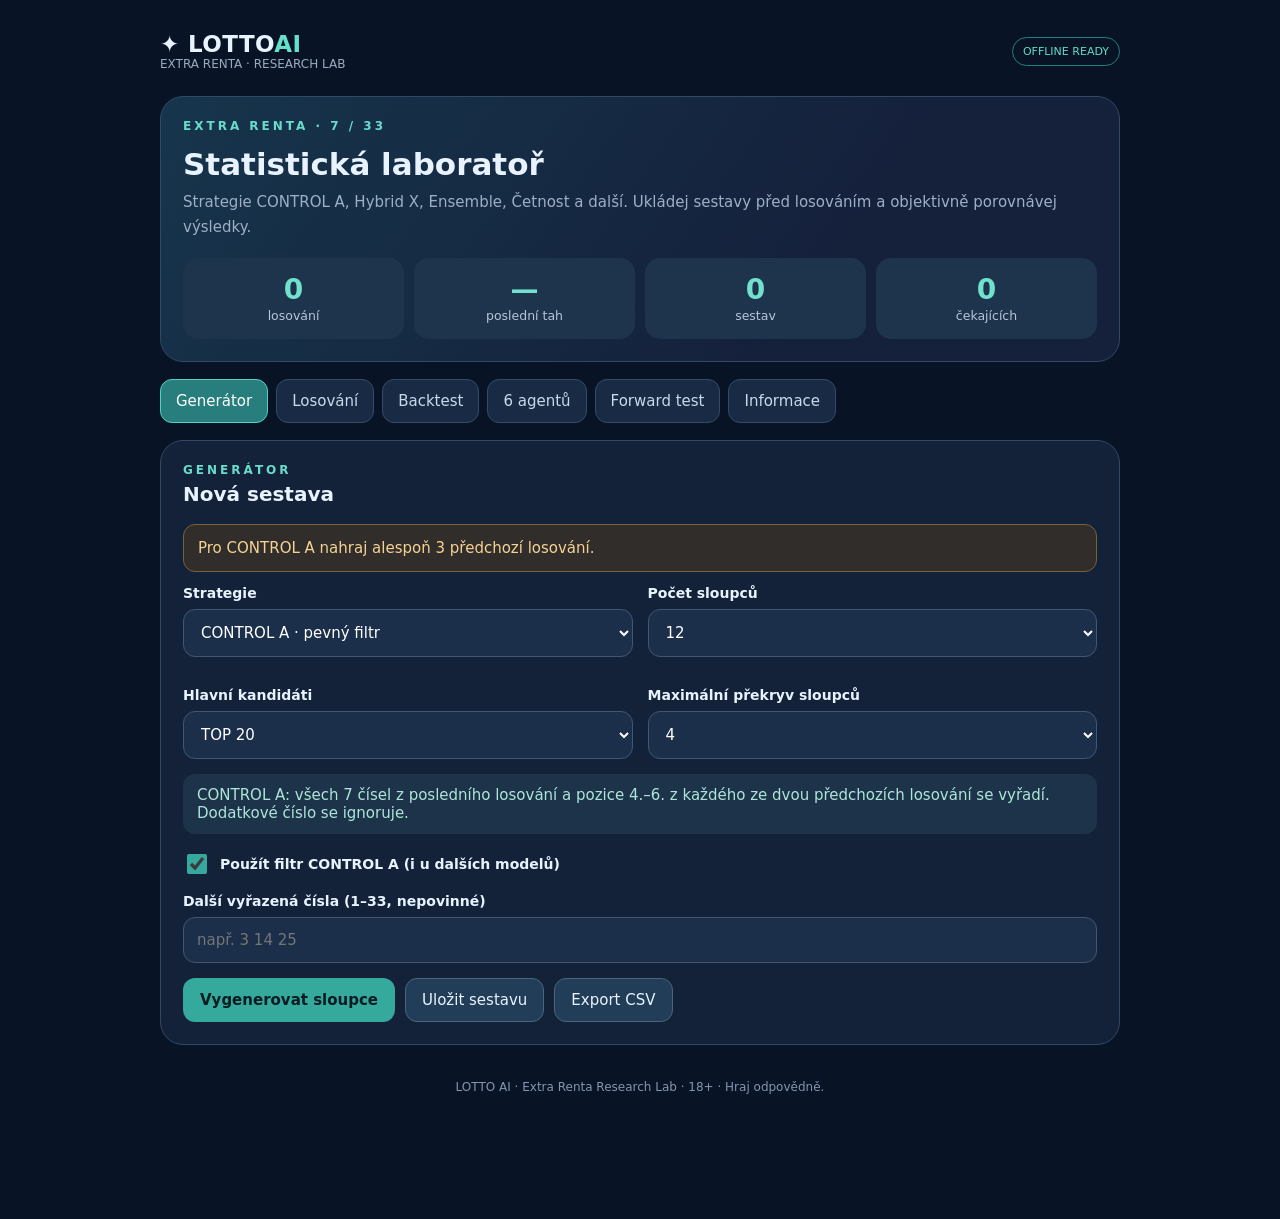
<file: index.html>
<!doctype html><html lang="cs"><head><meta charset="utf-8"><meta name="viewport" content="width=device-width,initial-scale=1"><meta name="theme-color" content="#091326"><meta name="description" content="LOTTO AI Extra Renta – statistická laboratoř"><link rel="manifest" href="manifest.webmanifest"><title>LOTTO AI · Extra Renta</title><style>
:root{font-family:Inter,system-ui,Arial,sans-serif;color:#e9f3ff;background:#091326;font-size:15px}*{box-sizing:border-box}body{margin:0}.shell{max-width:990px;margin:auto;padding:18px 15px 90px}.header{display:flex;align-items:center;justify-content:space-between;gap:12px;padding:13px 0 25px}.logo{font-weight:850;letter-spacing:.4px;font-size:23px}.logo span,.teal{color:#64e0cb}.subtitle{color:#9aabc1;font-size:12px}.tag{color:#60dbc8;border:1px solid #247d80;border-radius:99px;padding:7px 10px;font-size:11px}.hero,.panel{background:#132239;border:1px solid #304966;border-radius:23px;padding:22px;margin-bottom:17px}.hero{background:linear-gradient(125deg,#16354c,#15203b 70%)}.eyebrow{letter-spacing:3px;font-size:12px;font-weight:800;color:#69dbca}.hero h1{font-size:31px;margin:13px 0 8px}.muted{color:#9eafc6;line-height:1.65}.tabs{display:flex;gap:8px;overflow:auto;margin-bottom:17px}.tab{border:1px solid #344b67;background:#192b44;color:#c7daea;border-radius:12px;padding:12px 15px;white-space:nowrap;cursor:pointer}.tab.active{background:#277e7c;color:#fff;border-color:#4fd1c4}.panel h2{font-size:20px;margin:5px 0 18px}.hidden{display:none!important}.grid{display:grid;grid-template-columns:repeat(2,minmax(0,1fr));gap:15px}.field{display:flex;flex-direction:column;gap:8px;margin-bottom:15px}label{font-weight:650;font-size:14px}select,input,textarea{min-width:0;width:100%;border-radius:12px;border:1px solid #405774;background:#1b2f4a;color:#fff;padding:13px;font:inherit}textarea{min-height:85px}select:focus,input:focus,textarea:focus{outline:2px solid #68dacc}button{font:inherit;cursor:pointer}.primary{background:#36a99d;color:#081c24;border:none;border-radius:12px;padding:13px 17px;font-weight:850}.secondary{background:#223d58;color:#e9f3ff;border:1px solid #49677c;border-radius:12px;padding:12px 16px}.danger{background:#432733;color:#ffc7cb;border:1px solid #704254;border-radius:12px;padding:10px 14px}.btns{display:flex;gap:10px;flex-wrap:wrap}.ball{display:inline-flex;align-items:center;justify-content:center;border-radius:50%;width:42px;height:42px;background:#e7eefc;color:#18243d;font-size:17px;font-weight:850;box-shadow:inset 0 -4px #bbc9d8}.ball.bonus{background:#ebbf65;color:#493108;box-shadow:inset 0 -4px #b08b47}.ball.hit{background:#68e1b1;box-shadow:inset 0 -4px #3ba786}.balls{display:flex;align-items:center;gap:7px;flex-wrap:wrap}.ticket{background:#101d30;border:1px solid #344e69;border-radius:17px;padding:15px;margin:12px 0}.ticket-head{display:flex;justify-content:space-between;gap:12px;margin-bottom:13px}.caption{color:#a9bbd0;font-size:13px}.stats{display:grid;grid-template-columns:repeat(4,minmax(0,1fr));gap:10px}.stat{background:#1d344c;border-radius:15px;padding:15px;text-align:center}.stat strong{color:#71e1cd;display:block;font-size:28px}.stat small{color:#b7c6d9}.alert{padding:14px;border:1px solid #786233;background:#312d2b;border-radius:12px;color:#f4d394;margin:13px 0}.good{border-color:#267969;background:#123b39;color:#83e8c8}.tiny{font-size:12px}.checkbox{display:flex;align-items:center;gap:10px;margin:7px 0 16px}.checkbox input{width:20px;height:20px;accent-color:#35a99e}.line{border-top:1px solid #30445d;margin:22px 0}.rlist{max-height:300px;overflow:auto}.rowitem{display:flex;align-items:center;justify-content:space-between;gap:10px;border-bottom:1px solid #293c54;padding:12px 0}.foot{text-align:center;color:#8396af;font-size:12px;margin:35px 0}.preset{background:#1d334a;padding:12px 14px;border-radius:12px;color:#aee5d9;margin-bottom:17px}.pill{padding:4px 8px;border-radius:12px;background:#234a4d;color:#80e7d1;font-size:12px}.flex{display:flex;align-items:center;gap:10px;flex-wrap:wrap}@media(max-width:520px){.grid{grid-template-columns:1fr}.stats{grid-template-columns:repeat(2,minmax(0,1fr))}.hero h1{font-size:26px}.ball{width:34px;height:34px;font-size:14px}.shell{padding-inline:12px}.panel{padding:16px}.tabs{margin-inline:-12px;padding:0 12px}}@media(min-width:700px){.ball{width:43px;height:43px}}
</style><link rel="stylesheet" href="agent-team.css?v=22"></head><body><main class="shell"><header class="header"><div><div class="logo">✦ LOTTO<span>AI</span></div><div class="subtitle">EXTRA RENTA · RESEARCH LAB</div></div><span class="tag">OFFLINE READY</span></header><section class="hero"><div class="eyebrow">EXTRA RENTA · 7 / 33</div><h1>Statistická laboratoř</h1><div class="muted">Strategie CONTROL A, Hybrid X, Ensemble, Četnost a další. Ukládej sestavy před losováním a objektivně porovnávej výsledky.</div><div class="stats" style="margin-top:18px"><div class="stat"><strong id="count">0</strong><small>losování</small></div><div class="stat"><strong id="last">—</strong><small>poslední tah</small></div><div class="stat"><strong id="savedCount">0</strong><small>sestav</small></div><div class="stat"><strong id="pending">0</strong><small>čekajících</small></div></div></section><nav class="tabs" aria-label="Sekce"><button class="tab active" data-tab="generator">Generátor</button><button class="tab" data-tab="data">Losování</button><button class="tab" data-tab="backtest">Backtest</button><button class="tab" data-tab="agents">6 agentů</button><button class="tab" data-tab="forward">Forward test</button><button class="tab" data-tab="info">Informace</button></nav>
<section class="panel screen" id="generator"><div class="eyebrow">GENERÁTOR</div><h2>Nová sestava</h2><div id="dataNotice" class="alert">Nejprve přidej historii losování do sekce Losování.</div><div class="grid"><div class="field"><label for="strategy">Strategie</label><select id="strategy"><option value="control">CONTROL A · pevný filtr</option><option value="hybrid">LOTTO HYBRID X</option><option value="ensemble">LOTTO Ensemble AI</option><option value="frequency">Četnost</option><option value="trend">Trend 5/75</option><option value="anti">Antitrend 20/100 LOW</option><option value="random">Náhodný benchmark</option></select></div><div class="field"><label for="columns">Počet sloupců</label><select id="columns"><option>4</option><option>6</option><option>8</option><option selected>12</option></select></div><div class="field"><label for="candidates">Hlavní kandidáti</label><select id="candidates"><option value="16">TOP 16</option><option value="20" selected>TOP 20</option><option value="24">TOP 24</option><option value="33">Všechna dostupná čísla</option></select></div><div class="field"><label for="overlap">Maximální překryv sloupců</label><select id="overlap"><option>3</option><option selected>4</option><option>5</option><option>6</option></select></div></div><div class="preset" id="filterDescription">CONTROL A: všech 7 čísel z posledního losování a pozice 4.–6. z každého ze dvou předchozích losování se vyřadí. Dodatkové číslo se ignoruje.</div><label class="checkbox"><input type="checkbox" id="applyControl" checked> Použít filtr CONTROL A (i u dalších modelů)</label><div class="field"><label for="excluded">Další vyřazená čísla (1–33, nepovinné)</label><input id="excluded" placeholder="např. 3 14 25"></div><div class="btns"><button class="primary" id="generate">Vygenerovat sloupce</button><button class="secondary" id="save" disabled>Uložit sestavu</button><button class="secondary" id="export" disabled>Export CSV</button></div><div id="generated"></div></section>
<section class="panel screen hidden" id="data"><div class="eyebrow">HISTORIE</div><h2>Výsledky losování</h2><div class="muted">Přidávej skutečné výsledky. Dodatkové číslo ukládáme zvlášť a nikdy ho nemícháme mezi 7 hlavních čísel.</div><div class="line"></div><h3>Ručně přidat losování</h3><div class="grid"><div class="field"><label for="date">Datum</label><input type="date" id="date"></div><div class="field"><label for="bonus">Dodatkové číslo</label><input type="number" id="bonus" min="1" max="33" placeholder="1–33"></div></div><div class="field"><label for="numbers">7 hlavních čísel</label><input id="numbers" placeholder="např. 1 2 9 13 17 18 28"></div><button class="primary" id="addDraw">Přidat / opravit výsledek</button><div class="line"></div><h3>Import CSV</h3><p class="muted tiny">Podporované sloupce: <code>datum;c1;c2;c3;c4;c5;c6;c7;bonus</code> (také oddělovač čárka). První řádek může obsahovat názvy. CSV lze exportovat a později obnovit.</p><div class="field"><input type="file" id="import" accept=".csv,text/csv"></div><div class="btns"><button class="secondary" id="exportHistory">Export historie CSV</button><button class="secondary" id="seed">Načíst ukázková ověřená losování</button></div><p class="muted tiny">Ukázková data obsahují několik starších výsledků a nejsou aktuálním úplným archivem. Automatické načítání zatím není zapojené.</p><div id="draws" class="rlist"></div></section>
<section class="panel screen hidden" id="backtest"><div class="eyebrow">ANALÝZA</div><h2>Walk-forward backtest</h2><p class="muted tiny">Celá historie = každý testovatelný tah od čtvrtého; první tři tahy slouží jako vstupní trénovací historie. Skutečné výsledky se nikdy nevymýšlejí.</p><p class="muted">Každý test simuluje minulost: strategie vidí výhradně dřívější tahy. Výsledky jsou experimentální, nikoliv předpověď budoucnosti.</p><div class="grid"><div class="field"><label for="btStrategy">Strategie</label><select id="btStrategy"><option value="control">CONTROL A</option><option value="hybrid">HYBRID X</option><option value="ensemble">Ensemble AI</option><option value="frequency">Četnost</option><option value="trend">Trend 5/75</option><option value="anti">Antitrend</option><option value="random">Náhodně</option></select></div><div class="field"><label for="btN">Počet testovaných tahů</label><select id="btN"><option value="all" selected>Celá dostupná historie (od 4. tahu)</option><option>20</option><option>50</option><option>100</option><option>250</option><option>500</option><option>800</option><option>1000</option></select></div></div><label class="checkbox"><input type="checkbox" id="btControl" checked> Použít CONTROL A filtr</label><button class="primary" id="runBt">Spustit backtest (12 sloupců)</button><div id="btResult"></div></section>

<section class="panel screen hidden" id="agents"><div class="eyebrow">EXTRA RENTA AI 2.2</div><h2>6 analytických agentů</h2><p class="muted tiny">Režim Celá dostupná historie automaticky otestuje každý tah počínaje čtvrtým. První tři slouží pouze pro inicializaci filtru CONTROL A. Výsledky modelů jsou historické simulace, ne předpověď.</p><p class="muted">Researcher → Data Analyst → Strategist → Coder → Risk Manager → Boss. Jde o místní výpočetní moduly, nikoli vzdálené jazykové AI modely. Výsledkem je výhradně simulovaný tiket.</p><div class="alert" id="agentArchiveStatus">Načítám stav archivu…</div><div class="agent-actions"><button class="secondary" id="agentLoadArchive" type="button">Načíst přiložený archiv 2021–2026</button><button class="secondary" id="agentForward" type="button">Otevřít Forward test</button></div><p class="agent-explainer">Import doplňuje historii do tohoto zařízení, nevymaže uložené sestavy. Archiv z balíčku může být starší než současný výsledek; před potvrzením jej zkontroluj.</p><div class="grid"><div class="field"><label for="agentMethod">Strategie</label><select id="agentMethod"><option value="control">CONTROL A</option><option value="hybrid">HYBRID X</option><option value="ensemble">Ensemble AI</option><option value="frequency">Četnost</option><option value="trend">Trend 5/75</option><option value="anti">Antitrend</option><option value="random">Náhoda</option></select></div><div class="field"><label for="agentColumns">Počet sloupců</label><select id="agentColumns"><option>4</option><option>6</option><option>8</option><option selected>12</option></select></div><div class="field"><label for="agentCandidates">Hlavní kandidáti</label><select id="agentCandidates"><option>12</option><option>16</option><option selected>20</option><option>24</option><option>33</option></select></div><div class="field"><label for="agentOverlap">Max. překryv</label><select id="agentOverlap"><option>3</option><option selected>4</option><option>5</option><option>6</option></select></div><div class="field"><label for="agentTestN">Backtest</label><select id="agentTestN"><option value="all" selected>Celá dostupná historie (od 4. tahu)</option><option>30</option><option>50</option><option>100</option><option>200</option><option>500</option><option>800</option><option>1000</option></select></div></div><label class="checkbox"><input id="agentControl" type="checkbox" checked> Použít CONTROL A (vyřadit posledních 7 čísel a pozice 4, 5, 6 ze dvou předchozích tahů)</label><div class="field"><label for="agentExclude">Další vyloučená čísla (nepovinné)</label><input id="agentExclude" placeholder="např. 6 14 25" inputmode="text"></div><label class="checkbox"><input id="agentConfirmed" type="checkbox"> Potvrzuji, že jsem historii porovnal s oficiálními výsledky</label><p class="agent-explainer">Toto potvrzení provádí uživatel. Aplikace pravost archivu sama neověřuje. Bonus se při tvorbě CONTROL A ignoruje a pro starší losování může chybět.</p><div class="agent-actions"><button class="primary" type="button" id="runAgents">Spustit 6 agentů</button><button class="secondary" type="button" id="agentExport" disabled>Export protokolu</button><button class="secondary" type="button" id="agentSave" disabled>Uložit do čekajících tiketů</button></div><div class="agent-status" id="agentStatus" role="status" aria-live="polite">Připraveno k analýze.</div><div id="agentResults"></div></section>
<section class="panel screen hidden" id="forward"><div class="eyebrow">FORWARD TEST</div><h2>Uložené sestavy</h2><p class="muted">Sestavy se vyhodnotí až při přidání skutečného losování po datu, ze kterého byly vytvořeny. Uložení je lokální v tomto prohlížeči.</p><div id="forwardSummary" class="stats"></div><div id="sets"></div><div class="line"></div><div class="btns"><button class="secondary" id="exportBackup">Záloha dat JSON</button><label class="secondary" style="cursor:pointer">Obnovit zálohu <input id="restore" type="file" accept=".json" style="display:none"></label></div></section>
<section class="panel screen hidden" id="info"><div class="eyebrow">PRAVIDLA</div><h2>Extra Renta · 7 z 33</h2><p class="muted">Hlavní výhra: 7 zásahů. Další výherní pořadí: 6 + dodatkové, 6, 5, 4 nebo 3 hlavní čísla. Program při shodě šesti hlavních čísel přihlíží k dodatkovému číslu.</p><p class="muted">Běžné losování pondělí a čtvrtek, někdy mimořádně. Počet sloupců v této výzkumné aplikaci neodpovídá nutně počtu sloupců jedné oficiální sázenky. Jeden sloupec stojí podle typu sázky 25 nebo 50 Kč.</p><div class="alert">Statistické metody a filtry nezvyšují prokazatelně pravděpodobnost konkrétní kombinace. Každá sedmice má při férovém losování stejnou šanci.</div><p class="muted tiny">Neoficiální analytická aplikace. Není spojena s provozovatelem loterie Allwyn.</p></section><footer class="foot">LOTTO AI · Extra Renta Research Lab · 18+ · Hraj odpovědně.</footer></main><script type="module" src="app.js?v=22"></script></body></html>
</file>
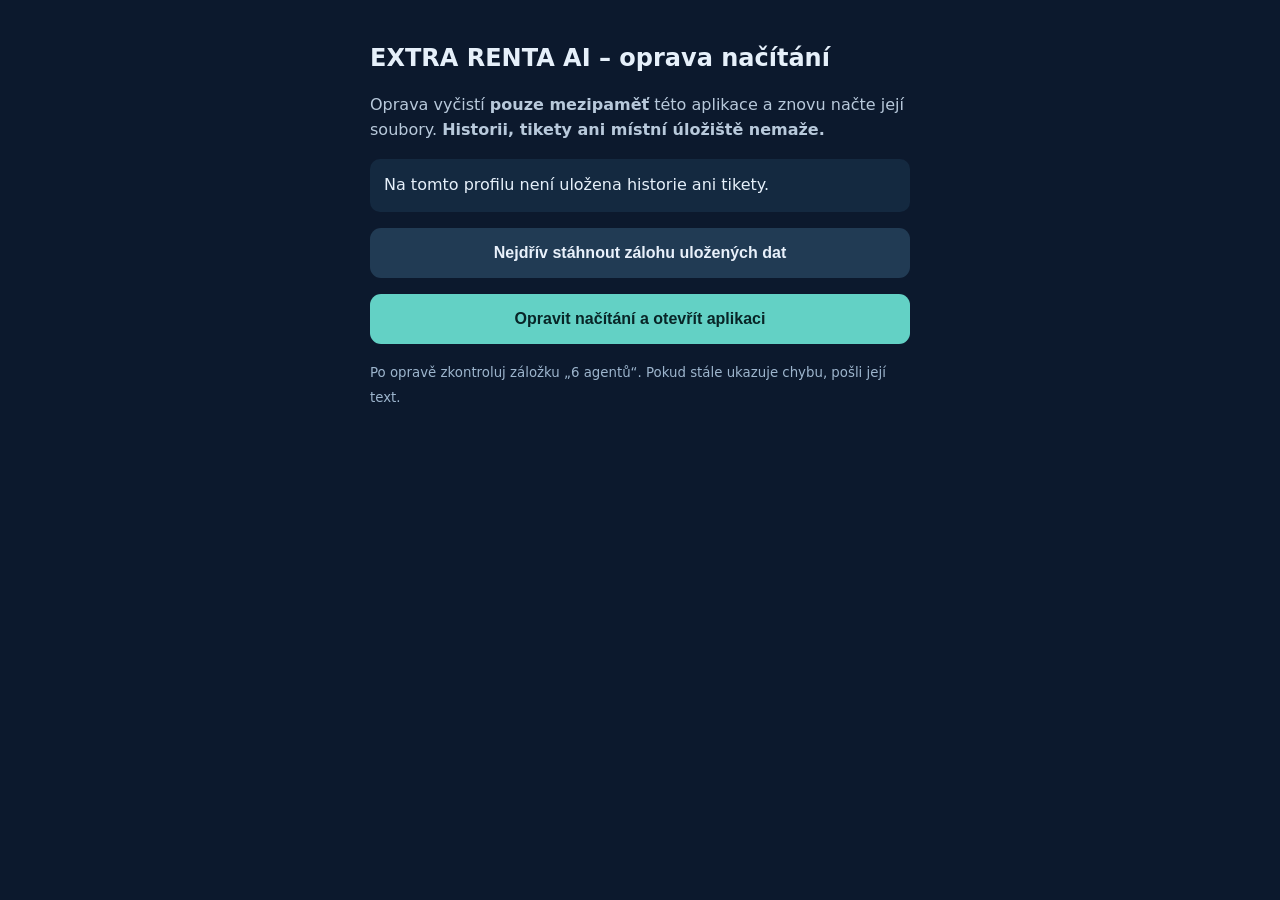
<file: cache-fix.html>
<!doctype html>
<html lang="cs"><head><meta charset="utf-8"><meta name="viewport" content="width=device-width,initial-scale=1"><meta name="theme-color" content="#091326"><title>Extra Renta AI – bezpečná oprava</title><style>
body{background:#0c192d;color:#e6f0fa;font:16px/1.55 system-ui,sans-serif;margin:0;padding:24px}main{max-width:540px;margin:8px auto}h1{font-size:24px}p{color:#b8c9db}button{display:block;width:100%;text-align:center;margin:16px 0;padding:16px;background:#63d1c5;color:#082527;border:0;border-radius:11px;font-size:16px;font-weight:750;cursor:pointer}button.secondary{background:#213b54;color:#e9f1fb}small{color:#9db5cd}output{white-space:pre-wrap;display:block;background:#142940;padding:14px;border-radius:10px;overflow-wrap:anywhere}
</style></head><body><main><h1>EXTRA RENTA AI – oprava načítání</h1><p>Oprava vyčistí <strong>pouze mezipaměť</strong> této aplikace a znovu načte její soubory. <strong>Historii, tikety ani místní úložiště nemaže.</strong></p><output id="status">Kontroluji úložiště…</output>
<button type="button" id="backup" class="secondary">Nejdřív stáhnout zálohu uložených dat</button>
<button type="button" id="repair">Opravit načítání a otevřít aplikaci</button><small>Po opravě zkontroluj záložku „6 agentů“. Pokud stále ukazuje chybu, pošli její text.</small>
</main><script>
const key='lotto-ai-extra-renta-v1',status=document.getElementById('status');
function info(){const raw=localStorage.getItem(key);if(raw===null)return 'Na tomto profilu není uložena historie ani tikety.';try{const s=JSON.parse(raw);return 'Místní data nalezena: '+(Array.isArray(s?.draws)?s.draws.length:'neznámý počet')+' losování a '+(Array.isArray(s?.sets)?s.sets.length:'neznámý počet')+' uložených sestav. Data zůstanou zachována.';}catch{return 'Uložená data nejsou platný JSON. Neprováděj obnovu ani mazání; nejdřív stáhni zálohu.'}}
status.textContent=info();
document.getElementById('backup').onclick=()=>{const raw=localStorage.getItem(key);if(raw===null){status.textContent='Žádná místní data k zálohování.';return;}const url=URL.createObjectURL(new Blob([raw],{type:'application/json'}));const a=document.createElement('a');a.href=url;a.download='extra-renta-zaloha-pred-opravou.json';document.body.appendChild(a);a.click();a.remove();setTimeout(()=>URL.revokeObjectURL(url),1500);};
document.getElementById('repair').onclick=async()=>{
 const button=document.getElementById('repair');button.disabled=true;status.textContent='Mažu pouze staré soubory z mezipaměti…';
 try{
  if('serviceWorker'in navigator){const registrations=await navigator.serviceWorker.getRegistrations();for(const registration of registrations)if(new URL(registration.scope).pathname.includes('/lotto-ai-extra-renta/'))await registration.unregister();}
  if('caches'in window){for(const name of await caches.keys())if(name.startsWith('lotto-extra-renta-'))await caches.delete(name);}
  status.textContent='Mezipaměť obnovena. Tikety a historie nebyly smazány. Otevírám aplikaci…';
  window.location.replace('./?cachefix=21');
 }catch(err){status.textContent='Nepodařilo se dokončit: '+String(err?.message||err)+'; tvoje data nebyla smazána.';button.disabled=false;}
};
</script></body></html>
</file>
<file: agent-team.css>
/* Extra Renta AI 2.0 — styles isolated to six-agent page. */
#agents .agent-eyebrow{font-size:11px;color:#66d4bf;letter-spacing:.09em;font-weight:800;text-transform:uppercase}
#agents .agent-panel{border:1px solid #30445d;border-radius:16px;background:#131f31;padding:17px;margin:14px 0}
#agents .agent-panel h3{font-size:18px;margin:9px 0 15px}
#agents .agent-grid{display:grid;grid-template-columns:repeat(4,minmax(0,1fr));gap:9px;margin:17px 0}
#agents .agent-grid>div{background:#20344b;border-radius:10px;padding:14px 8px;text-align:center}
#agents .agent-grid strong{display:block;font-size:25px;color:#baf2e7}
#agents .agent-grid small{display:block;font-size:10px;color:#b1c4d9;margin-top:7px}
#agents .agent-ticket{display:flex;align-items:center;gap:12px;padding:10px 2px;border-top:1px solid #2b425a}
#agents .agent-ticket>strong{color:#9bb5ce;width:23px;font-size:12px}
#agents .agent-ticket-balls{display:flex;align-items:center;flex-wrap:wrap;gap:5px}
#agents .er-agent-ball{display:inline-grid;place-items:center;background:#eef6ff;color:#16304b;border-radius:100%;font-weight:900;font-size:12px;width:32px;height:32px}
#agents .agent-detail{border:1px solid #293c55;border-radius:10px;overflow:hidden;margin:7px 0;background:#1a2a3e}
#agents .agent-detail summary{cursor:pointer;padding:14px;font-weight:700}
#agents .agent-detail pre{padding:13px;border-top:1px solid #33485c;white-space:pre-wrap;overflow-wrap:anywhere;font-size:11px;color:#d3e4ef;line-height:1.6;margin:0}
#agents .agent-warning{border-left:3px solid #e3b67b;padding:12px;background:#423d2b66;color:#f2d2ad;font-size:12px;line-height:1.65}
#agents .agent-actions{display:flex;flex-wrap:wrap;gap:10px;margin:14px 0}
#agents .agent-actions button{flex:1;min-width:140px}
#agents button:disabled{opacity:.45;cursor:not-allowed}
#agents .agent-status{min-height:34px;line-height:1.6;font-size:12px;color:#b9dfd7;margin-top:12px}
#agents .agent-explainer{font-size:12px;color:#a8bdd2;line-height:1.7}
@media(max-width:600px){#agents .agent-grid{grid-template-columns:repeat(2,minmax(0,1fr))}#agents .er-agent-ball{width:29px;height:29px;font-size:11px}#agents .agent-panel{padding:13px}}
</file>
